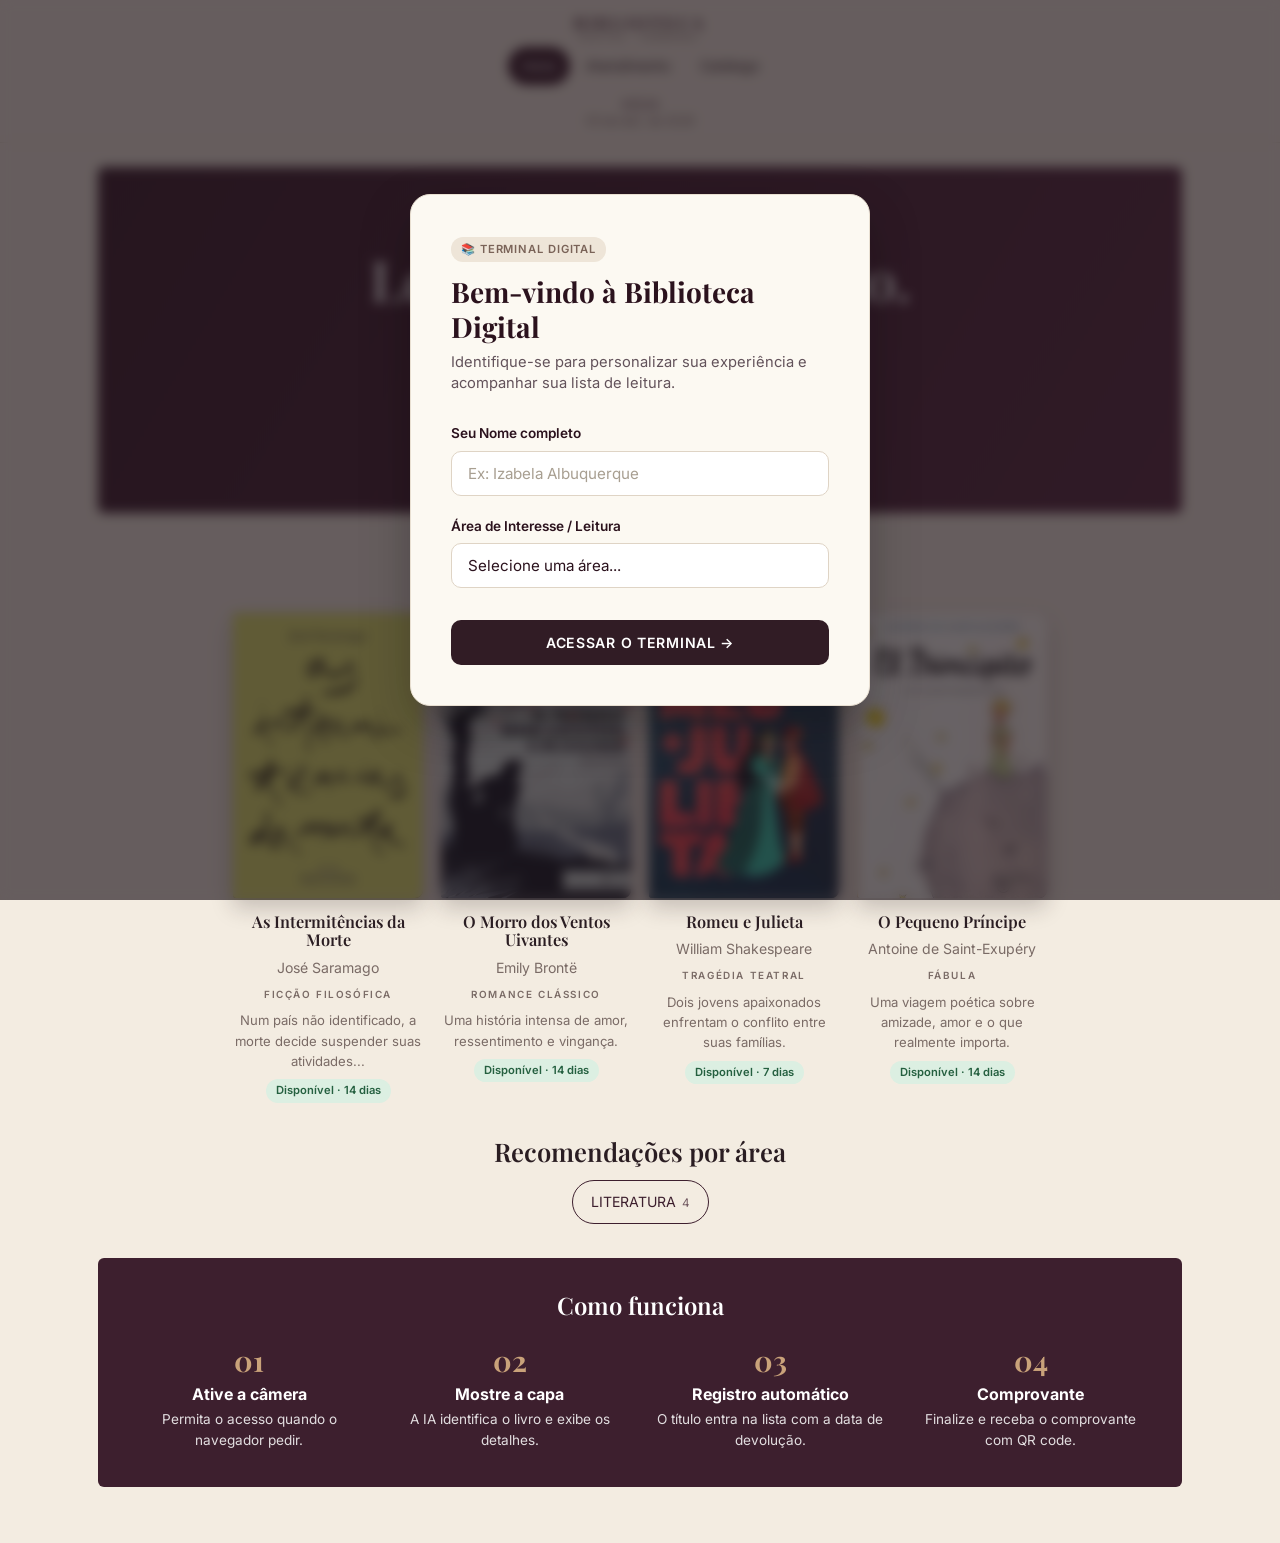
<file: index.html>
<!DOCTYPE html>
<html lang="pt-BR">
<head>
<meta charset="UTF-8">
<meta name="viewport" content="width=device-width, initial-scale=1">
<title>Início — Biblioteca Digital</title>
<link rel="preconnect" href="https://fonts.googleapis.com">
<link href="https://fonts.googleapis.com/css2?family=Inter:wght@400;500;600&family=Playfair+Display:wght@500;600;700&display=swap" rel="stylesheet">
<link rel="stylesheet" href="css/style.css">
</head>
<body>
<header class="topbar">
  <a class="brand" href="index.html">BIBLIOTECA<small>DIGITAL · TERMINAL</small></a>
  <nav class="nav">
    <a href="index.html" class="ativo">Início</a>
    <a href="atendimento.html">Atendimento</a>
    <a href="catalogo.html">Catálogo</a>
  </nav>
  <!-- Relógio no canto superior -->
  <div class="clock">
    <div id="relogio">--:--</div>
    <div id="data-atual">--</div>
  </div>
</header>

<!-- MODAL DE INICIALIZAÇÃO / BOAS-VINDAS -->
<div id="modal-boas-vindas" class="modal-overlay">
  <div class="welcome-card">
    <div class="welcome-header">
      <div class="welcome-badge">📚 TERMINAL DIGITAL</div>
      <h2>Bem-vindo à Biblioteca Digital</h2>
      <p>Identifique-se para personalizar sua experiência e acompanhar sua lista de leitura.</p>
    </div>

    <form id="form-inicializacao" onsubmit="salvarUsuarioIndex(event)">
      <div class="form-group">
        <label for="nome-usuario">Seu Nome completo</label>
        <input type="text" id="nome-usuario" placeholder="Ex: Izabela Albuquerque" required class="custom-input">
      </div>

      <div class="form-group">
        <label for="meta-leitura">Área de Interesse / Leitura</label>
        <div class="select-wrapper">
          <select id="meta-leitura" class="custom-input custom-select" required>
            <option value="" disabled selected>Selecione uma área...</option>
            <option value="LITERATURA">Literatura / Romances</option>
            <option value="TECNOLOGIA">Análise e Dev. de Sistemas</option>
            <option value="CIENCIAS">Ciências & Pesquisa</option>
            <option value="GERAL">Geral / Leitura Livre</option>
          </select>
        </div>
      </div>

      <button type="submit" class="btn-primary-modal">ACESSAR O TERMINAL →</button>
    </form>
  </div>
</div>

<main>
  <section class="hero">
    <div>
      <p class="kicker" id="saudacao">Bem-vindo</p>
      <h1 id="titulo-hero">Leia algo inesperado.</h1>
      <p id="descricao-hero">Aproxime a capa de um livro da câmera: o terminal reconhece o título, mostra a sinopse, valida o prazo e registra o seu empréstimo.</p>
      <div class="btns">
        <a class="btn claro" href="atendimento.html">Iniciar atendimento</a>
        <a class="btn sec" style="color:#fff;border-color:#fff" href="catalogo.html">Ver catálogo</a>
        <button id="btn-trocar-usuario" onclick="trocarUsuarioIndex()" class="btn sec hidden" style="color:#fff;border-color:rgba(255,255,255,0.4)">Trocar leitor</button>
      </div>
    </div>
  </section>

  <section class="bloco">
    <div class="titulo-sec"><h2>Em destaque</h2><a href="catalogo.html">Ver tudo →</a></div>
    <div id="destaques" class="grid-livros"></div>
  </section>

  <section class="bloco">
    <div class="titulo-sec"><h2>Recomendações por área</h2></div>
    <div id="areas-grid" class="areas"></div>
  </section>

  <section class="faixa">
    <h2>Como funciona</h2>
    <div class="passos">
      <div class="passo"><b>01</b><strong>Ative a câmera</strong><p>Permita o acesso quando o navegador pedir.</p></div>
      <div class="passo"><b>02</b><strong>Mostre a capa</strong><p>A IA identifica o livro e exibe os detalhes.</p></div>
      <div class="passo"><b>03</b><strong>Registro automático</strong><p>O título entra na lista com a data de devolução.</p></div>
      <div class="passo"><b>04</b><strong>Comprovante</strong><p>Finalize e receba o comprovante com QR code.</p></div>
    </div>
  </section>
</main>

<script src="js/catalog.js"></script>
<script src="js/catalogo-pag.js"></script>
<script>
  // Script de atualização do relógio
  function atualizarRelogio() {
    const agora = new Date();
    const hora = agora.toLocaleTimeString('pt-BR', { hour: '2-digit', minute: '2-digit' });
    const data = agora.toLocaleDateString('pt-BR', { day: '2-digit', month: 'short', year: 'numeric' });
    if (document.getElementById("relogio")) document.getElementById("relogio").textContent = hora;
    if (document.getElementById("data-atual")) document.getElementById("data-atual").textContent = data;
  }
  setInterval(atualizarRelogio, 1000);
  atualizarRelogio();

  // Script do Modal de Inicialização / Cadastro
  function verificarUsuarioIndex() {
    const nome = localStorage.getItem('usuario_nome');
    const area = localStorage.getItem('usuario_area');
    const modal = document.getElementById('modal-boas-vindas');
    const saudacaoEl = document.getElementById('saudacao');
    const btnTrocar = document.getElementById('btn-trocar-usuario');

    if (nome) {
      modal.classList.add('hidden');
      if (saudacaoEl) {
        const horaAtual = new Date().getHours();
        const comprimento = horaAtual < 12 ? 'Bom dia' : horaAtual < 18 ? 'Boa tarde' : 'Boa noite';
        saudacaoEl.textContent = `${comprimento}, ${nome}!`;
      }
      if (btnTrocar) btnTrocar.classList.remove('hidden');
    } else {
      modal.classList.remove('hidden');
      if (btnTrocar) btnTrocar.classList.add('hidden');
    }
  }

  function salvarUsuarioIndex(e) {
    e.preventDefault();
    const nome = document.getElementById('nome-usuario').value;
    const area = document.getElementById('meta-leitura').value;

    localStorage.setItem('usuario_nome', nome);
    localStorage.setItem('usuario_area', area);
    verificarUsuarioIndex();
  }

  function trocarUsuarioIndex() {
    localStorage.removeItem('usuario_nome');
    localStorage.removeItem('usuario_area');
    verificarUsuarioIndex();
  }

  document.addEventListener('DOMContentLoaded', verificarUsuarioIndex);

function verificarUsuarioIndex() {
  const nome = localStorage.getItem('usuario_nome');
  const modal = document.getElementById('modal-boas-vindas');
  const saudacaoEl = document.getElementById('saudacao');
  const btnTrocar = document.getElementById('btn-trocar-usuario');

  // Calcula a hora atual para definir a saudação
  const horaAtual = new Date().getHours();
  const cumprimento = horaAtual < 12 ? 'Bom dia' : horaAtual < 18 ? 'Boa tarde' : 'Boa noite';

  if (nome) {
    if (modal) modal.classList.add('hidden');
    if (saudacaoEl) {
      saudacaoEl.textContent = `${cumprimento}, ${nome}! 👋`;
    }
    if (btnTrocar) btnTrocar.classList.remove('hidden');
  } else {
    if (modal) modal.classList.remove('hidden');
    if (saudacaoEl) {
      saudacaoEl.textContent = `${cumprimento}! Bem-vindo à Biblioteca Digital`;
    }
    if (btnTrocar) btnTrocar.classList.add('hidden');
  }
}

// Executa assim que a página carrega
document.addEventListener('DOMContentLoaded', verificarUsuarioIndex);

</script>
</body>
</html>
</file>
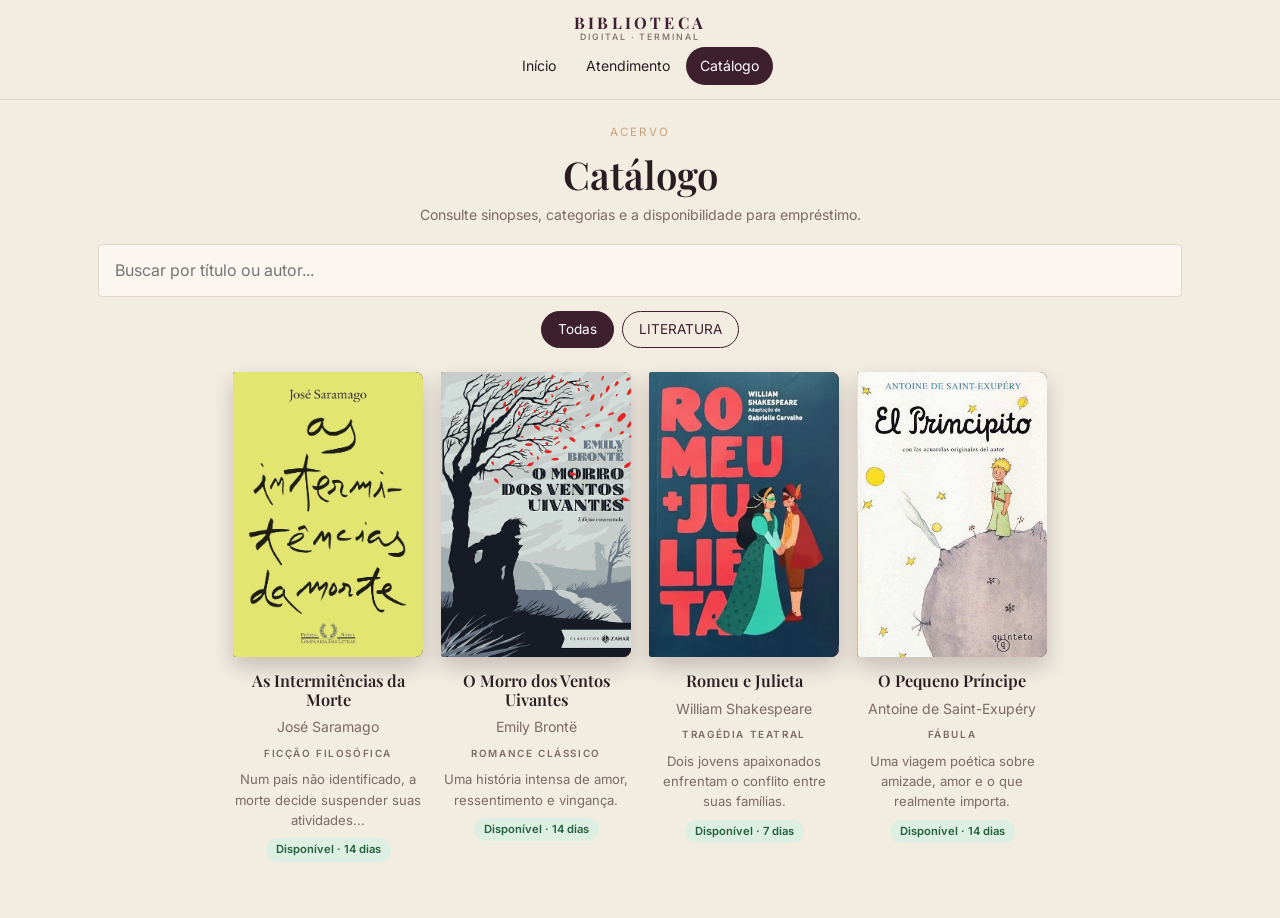
<file: catalogo.html>
<!DOCTYPE html>
<html lang="pt-BR">
<head>
<meta charset="UTF-8">
<meta name="viewport" content="width=device-width, initial-scale=1">
<title>Catálogo — Biblioteca Digital</title>
<link rel="preconnect" href="https://fonts.googleapis.com">
<link href="https://fonts.googleapis.com/css2?family=Inter:wght@400;500;600&family=Playfair+Display:wght@500;600;700&display=swap" rel="stylesheet">
<link rel="stylesheet" href="css/style.css">
</head>
<body>
<header class="topbar">
  <a class="brand" href="index.html">BIBLIOTECA<small>DIGITAL · TERMINAL</small></a>
  <nav class="nav">
    <a href="index.html">Início</a>
    <a href="atendimento.html">Atendimento</a>
    <a href="catalogo.html" class="ativo">Catálogo</a>
  </nav>
</header>
<main>
  <p class="kicker">Acervo</p>
  <h1 style="font-size:2.4rem">Catálogo</h1>
  <p class="mut">Consulte sinopses, categorias e a disponibilidade para empréstimo.</p>
  <input id="busca" class="busca" type="search" placeholder="Buscar por título ou autor...">
  <div id="filtros" class="chips"></div>
  <div id="grade-catalogo" class="grid-livros"></div>
  <p id="vazio" class="mut hidden">Nenhum livro encontrado.</p>
</main>
<script src="js/catalog.js"></script>
<script src="js/catalogo-pag.js"></script>
</body>
</html>
</file>
<file: css/style.css>
:root{--bg:#f3ece1;--paper:#fbf7f0;--ink:#2a1d22;--mut:#7a6b66;--plum:#3d1f2e;--plum2:#5a2d44;--gold:#c9a27a;--line:#e3d8c8;--ok:#2f7d4f;--err:#a63a3a;--serif:"Playfair Display",Georgia,serif;--sans:Inter,system-ui,-apple-system,"Segoe UI",Roboto,sans-serif}
*{box-sizing:border-box}
body{margin:0;font-family:var(--sans);background:var(--bg);color:var(--ink);line-height:1.55}
.hidden{display:none!important}
h1,h2,h3{font-family:var(--serif);font-weight:600;margin:0 0 8px;line-height:1.15}
h3{font-size:1.02rem}
.mut{color:var(--mut);font-size:.88rem;margin:4px 0}
.kicker{font-size:.72rem;letter-spacing:.18em;text-transform:uppercase;color:var(--gold);margin:0 0 10px}
main{max-width:1120px;margin:0 auto;padding:24px 18px 56px}
section.bloco{margin:34px 0}
.titulo-sec{display:flex;justify-content:space-between;align-items:baseline;margin-bottom:14px}
.titulo-sec h2{font-size:1.6rem;margin:0}
.titulo-sec a{font-size:.75rem;letter-spacing:.12em;text-transform:uppercase;color:var(--plum);text-decoration:none}

/* cabeçalho */
.topbar{position:sticky;top:0;z-index:50;display:flex;align-items:center;gap:10px 24px;flex-wrap:wrap;padding:12px 20px;background:rgba(243,236,225,.94);backdrop-filter:blur(8px);border-bottom:1px solid var(--line)}
.brand{font-family:var(--serif);font-weight:700;letter-spacing:.2em;color:var(--plum);text-decoration:none;display:grid;line-height:1.1;margin-right:auto}
.brand small{font-family:var(--sans);font-weight:500;font-size:.55rem;letter-spacing:.22em;color:var(--mut)}
.nav{display:flex;gap:2px}
.nav a{color:var(--ink);text-decoration:none;padding:8px 14px;font-size:.88rem;border-radius:999px}
.nav a:hover{background:rgba(61,31,46,.08)}
.nav a.ativo{background:var(--plum);color:#fff}
.clock{font-size:.75rem;text-align:right;line-height:1.25;color:var(--mut)}
.clock #relogio{font-family:var(--serif);font-size:1.1rem;color:var(--plum)}

/* botões e etiquetas */
.btn{display:inline-block;border:0;border-radius:4px;padding:13px 22px;font:600 .78rem var(--sans);letter-spacing:.12em;text-transform:uppercase;background:var(--plum);color:#fff;cursor:pointer;text-decoration:none;text-align:center;transition:.2s}
.btn:hover{background:var(--plum2)}
.btn:disabled{opacity:.4;cursor:not-allowed}
.btn.sec{background:transparent;color:var(--plum);border:1px solid var(--plum)}
.btn.claro{background:var(--paper);color:var(--plum)}
.btn.block{width:100%}
.btns{display:flex;gap:8px;flex-wrap:wrap;margin-top:16px}
.badge{display:inline-block;padding:3px 10px;border-radius:999px;font-size:.7rem;font-weight:600;background:#e9e1d3;color:var(--mut)}
.status-ready,.ok{background:#dcefe2;color:#256040}
.status-error,.nok{background:#f4dcdc;color:#8a2e2e}
.status-waiting{background:#f5e8cf;color:#8a5a16}

/* capas desenhadas em CSS */
.capa-livro{aspect-ratio:2/3;border-radius:3px 8px 8px 3px;background:linear-gradient(135deg,var(--c1),var(--c2));color:#fff;padding:16px 14px;display:flex;flex-direction:column;justify-content:space-between;box-shadow:0 10px 22px rgba(42,29,34,.22),inset 5px 0 0 rgba(255,255,255,.12);overflow:hidden}
.capa-area{font-size:.58rem;letter-spacing:.2em;text-transform:uppercase;opacity:.75}
.capa-titulo{font-family:var(--serif);font-size:1.12rem;line-height:1.15}
.capa-autor{font-size:.68rem;opacity:.85}
.livro-card{display:grid;gap:4px;align-content:start}
.livro-card h3{margin:10px 0 0}
.livro-card .tag{font-size:.62rem;letter-spacing:.16em;text-transform:uppercase;color:var(--mut)}
.livro-card .sin{font-size:.82rem;color:var(--mut);margin:4px 0}
.grid-livros{display:grid;gap:22px 18px;grid-template-columns:repeat(auto-fill,minmax(150px,1fr))}

/* início */
.hero{display:grid;grid-template-columns:1.1fr 1fr;gap:28px;align-items:center;background:linear-gradient(120deg,var(--plum),var(--plum2));color:#fff;border-radius:6px;padding:48px 40px;overflow:hidden}
@media(max-width:820px){.hero{grid-template-columns:1fr;padding:32px 22px}}
.hero h1{font-size:clamp(2.1rem,6vw,3.5rem);margin-bottom:14px}
.hero p{opacity:.88;max-width:420px}
.pilha{display:grid;gap:6px}
.lombada{display:flex;justify-content:space-between;align-items:center;gap:12px;padding:13px 18px;border-radius:3px;background:linear-gradient(90deg,var(--c1),var(--c2));font-family:var(--serif);font-size:.95rem;box-shadow:0 5px 10px rgba(0,0,0,.25)}
.lombada small{font-family:var(--sans);font-size:.66rem;opacity:.8;white-space:nowrap}
.lombada:nth-child(even){margin-left:26px}.lombada:nth-child(3n){margin-left:12px}
.areas{display:flex;flex-wrap:wrap;gap:10px}
.area-pill{text-decoration:none;color:var(--plum);border:1px solid var(--plum);padding:10px 18px;border-radius:999px;font-size:.88rem;transition:.2s}
.area-pill:hover{background:var(--plum);color:#fff}
.area-pill small{opacity:.7;margin-left:6px}
.faixa{background:var(--plum);color:#fff;border-radius:6px;padding:34px 30px}
.faixa h2{margin-bottom:18px}
.passos{display:grid;gap:18px;grid-template-columns:repeat(auto-fit,minmax(190px,1fr))}
.passo b{font-family:var(--serif);font-size:1.8rem;color:var(--gold);display:block}
.passo p{margin:2px 0;font-size:.85rem;opacity:.85}

/* atendimento */
.welcome{font-family:var(--serif);font-size:clamp(1.25rem,3.4vw,1.8rem);color:var(--plum);margin:4px 0 20px;line-height:1.25}
.layout{display:grid;gap:20px;grid-template-columns:1.35fr 1fr}
@media(max-width:860px){.layout{grid-template-columns:1fr}}
.stack{display:grid;gap:20px;align-content:start}
.card{background:var(--paper);border:1px solid var(--line);border-radius:6px;padding:20px;box-shadow:0 6px 18px rgba(42,29,34,.06)}
.status-row{display:flex;gap:8px;align-items:center;flex-wrap:wrap;margin-bottom:14px;font-size:.85rem}
.status-dot{width:9px;height:9px;border-radius:50%;background:#b5a99f}
.status-dot.active{background:var(--ok)}.status-dot.error{background:var(--err)}
.camera{position:relative;aspect-ratio:4/3;background:#1c1217;border-radius:6px;overflow:hidden}
#webcam-container{width:100%;height:100%;display:grid;place-items:center;color:#cbbfb6;text-align:center;font-size:.9rem}
#webcam-container video{width:100%;height:100%;object-fit:cover}
.scan-indicator{position:absolute;inset:13%;border:2px solid rgba(255,255,255,.5);border-radius:10px;pointer-events:none}
.scan-indicator.is-active{border-color:var(--gold);animation:pulso 1.6s infinite}
@keyframes pulso{50%{opacity:.35}}
.scan-text{font-family:var(--serif);font-size:1.1rem;margin:14px 0 0}
.livro{display:flex;gap:18px;align-items:flex-start}
#livro-capa{flex:none;width:88px;height:128px;display:grid;place-items:center;font-size:2.6rem;border-radius:3px 8px 8px 3px;background:linear-gradient(135deg,var(--plum),var(--plum2));box-shadow:0 8px 16px rgba(42,29,34,.25),inset 5px 0 0 rgba(255,255,255,.12)}
.tag{font-size:.65rem;letter-spacing:.16em;text-transform:uppercase;color:var(--gold);font-weight:600}
#livro-titulo{font-size:1.45rem;margin:4px 0 2px}
#livro-sinopse{font-size:.92rem;color:#4a3b40}
.loan-status{margin-top:12px;padding:11px 14px;border-radius:4px;font-weight:600;font-size:.9rem}
.loan-status.success{background:#dcefe2;color:#256040}
.loan-status.error{background:#f4dcdc;color:#8a2e2e}
.livro-recomendacoes{color:var(--plum)}
.contador{font-family:var(--serif);font-size:3rem;color:var(--plum);line-height:1}
.bar{height:5px;background:var(--line);border-radius:99px;overflow:hidden;margin:10px 0 6px}
#progresso-sessao{height:100%;width:0;background:var(--gold);transition:width .4s}
.history{list-style:none;margin:12px 0 16px;padding:0;display:grid;gap:8px;max-height:340px;overflow-y:auto}

/* Ajuste do item do histórico e botão de exclusão */
.history-item{display:flex;gap:12px;align-items:center;padding:10px;background:#fff;border:1px solid var(--line);border-radius:4px}
.history-item button,
.history-item .btn-remove {
  margin-left: auto; /* Empurra o botão X para a extremidade direita */
  flex-shrink: 0;
}

.history-book-icon{flex:none;width:36px;height:50px;display:grid;place-items:center;font-size:1.2rem;background:linear-gradient(135deg,var(--plum),var(--plum2));border-radius:2px 5px 5px 2px}
.history-book-copy{display:grid;font-size:.88rem}
.history-book-copy small{color:var(--mut)}
.history-due{color:var(--plum)!important;font-weight:600}
.history-empty{text-align:center;color:var(--mut);padding:18px;font-size:.88rem}
.empty-book{font-size:2rem;display:block}

/* catálogo */
.busca{width:100%;padding:13px 16px;border:1px solid var(--line);border-radius:4px;font:inherit;background:var(--paper);margin:14px 0}
.chips{display:flex;gap:8px;flex-wrap:wrap;margin-bottom:24px}
.chip{border:1px solid var(--plum);background:transparent;color:var(--plum);border-radius:999px;padding:7px 16px;font:inherit;font-size:.85rem;cursor:pointer}
.chip.ativo{background:var(--plum);color:#fff}

/* comprovante */
.modal{position:fixed;inset:0;background:rgba(42,29,34,.65);display:flex;align-items:center;justify-content:center;z-index:100;padding:16px}
.modal-conteudo{position:relative;background:var(--paper);border-radius:6px;padding:28px;width:min(100%,440px);max-height:92vh;overflow-y:auto;border-top:6px solid var(--gold)}
#recibo-livros{padding-left:18px;font-size:.9rem}
#qrcode-container{display:flex;justify-content:center;margin:16px 0}
@media print{body *{visibility:hidden}.modal-conteudo,.modal-conteudo *{visibility:visible}.modal-conteudo{position:absolute;inset:0;width:100%}.btns{display:none!important}}

/* ===== centralização ===== */
.topbar{flex-direction:column;justify-content:center;gap:6px;padding:14px 20px}
.brand{margin:0;text-align:center}
.nav{justify-content:center;flex-wrap:wrap}
.clock{text-align:center}
.hero{grid-template-columns:1fr;text-align:center;justify-items:center;padding:52px 28px}
.hero p{margin-left:auto;margin-right:auto}
.hero .btns{justify-content:center}
.pilha{width:min(100%,460px);margin-top:10px}
.lombada:nth-child(n){margin-left:0}
.lombada:nth-child(even){width:94%;margin-inline:auto}
.titulo-sec{flex-direction:column;align-items:center;text-align:center;gap:4px}
.grid-livros{grid-template-columns:repeat(auto-fit,minmax(150px,190px));justify-content:center}
.livro-card{text-align:center;justify-items:center}
.livro-card .capa-livro{width:100%;text-align:left}
.livro-card .badge{justify-self:center!important}
.areas,.chips{justify-content:center}
.faixa{text-align:center}
main>.kicker,main>h1,main>.mut,.welcome{text-align:center}
.layout{max-width:980px;margin:0 auto}

/* ===== fotos de capa ===== */
.capa-livro.foto{padding:0;background:#241a1f}
.capa-livro.foto img{width:100%;height:100%;object-fit:cover;display:block}
#livro-capa,.history-book-icon{overflow:hidden}
#livro-capa img,.history-book-icon img{width:100%;height:100%;object-fit:cover;display:block}

/* Overlay escurecido no fundo com desfoque suave */
.modal-overlay {
  position: fixed;
  top: 0;
  left: 0;
  width: 100vw;
  height: 100vh;
  background: rgba(27, 18, 23, 0.65);
  backdrop-filter: blur(6px);
  display: flex;
  align-items: center;
  justify-content: center;
  z-index: 1000;
}

/* Card central com o tom creme do tema */
.welcome-card {
  position: relative;
  background-color: #fcf9f2;
  border: 1px solid #e8dfd1;
  border-radius: 20px;
  padding: 2.5rem;
  max-width: 460px;
  width: 90%;
  box-shadow: 0 20px 50px rgba(0, 0, 0, 0.25);
  animation: modalFadeIn 0.3s ease-out;
}

/* Botão de Fechar Modal */
.close-btn {
  position: absolute;
  top: 20px;
  right: 32px;
  background: transparent;
  border: none;
  font-size: 1.25rem;
  line-height: 1;
  color: #7a6358;
  cursor: pointer;
  padding: 4px;
  transition: color 0.2s ease, transform 0.2s ease;
}

.close-btn:hover {
  color: #2b121d;
  transform: scale(1.1);
}

@keyframes modalFadeIn {
  from { opacity: 0; transform: translateY(-12px) scale(0.98); }
  to { opacity: 1; transform: translateY(0) scale(1); }
}

/* Cabeçalho do Card */
.welcome-header {
  text-align: left;
  margin-bottom: 1.8rem;
}

.welcome-badge {
  display: inline-block;
  font-size: 0.7rem;
  font-weight: 600;
  letter-spacing: 0.08em;
  color: #7a6358;
  background-color: #eee5d8;
  padding: 4px 10px;
  border-radius: 12px;
  margin-bottom: 12px;
}

.welcome-header h2 {
  font-family: 'Playfair Display', serif;
  font-size: 1.75rem;
  font-weight: 700;
  color: #2b121d;
  margin: 0 0 8px 0;
  line-height: 1.25;
}

.welcome-header p {
  font-size: 0.92rem;
  color: #63535b;
  line-height: 1.45;
  margin: 0;
}

/* Campos do Formulário */
.form-group {
  margin-bottom: 1.25rem;
  display: flex;
  flex-direction: column;
}

.form-group label {
  font-size: 0.85rem;
  font-weight: 600;
  color: #2b121d;
  margin-bottom: 6px;
}

.custom-input {
  width: 100%;
  padding: 12px 16px;
  border: 1.5px solid #dfd4c5;
  border-radius: 10px;
  font-family: 'Inter', sans-serif;
  font-size: 0.95rem;
  color: #2b121d;
  background-color: #ffffff;
  box-sizing: border-box;
  transition: all 0.2s ease;
}

.custom-input::placeholder {
  color: #a89f91;
}

.custom-input:focus {
  outline: none;
  border-color: #3b232e;
  box-shadow: 0 0 0 3px rgba(59, 35, 46, 0.1);
}

/* Ajuste do Select */
.select-wrapper {
  position: relative;
}

.custom-select {
  appearance: none;
  -webkit-appearance: none;
  cursor: pointer;
  background-image: url("data:image/svg+xml,%3Csvg xmlns='http://www.w3.org/2000/svg' width='16' height='16' viewBox='0 0 24 24' fill='none' stroke='%3C2b121d' stroke-width='2' stroke-linecap='round' stroke-linejoin='round'%3E%3Cpolyline points='6 9 12 15 18 9'%3E%3C/polyline%3E%3C/svg%3E");
  background-repeat: no-repeat;
  background-position: right 14px center;
  padding-right: 40px;
}

/* Botão principal */
.btn-primary-modal {
  width: 100%;
  padding: 14px 20px;
  background-color: #311c25;
  color: #ffffff;
  border: none;
  border-radius: 10px;
  font-family: 'Inter', sans-serif;
  font-size: 0.88rem;
  font-weight: 600;
  letter-spacing: 0.05em;
  cursor: pointer;
  margin-top: 0.8rem;
  transition: background-color 0.2s ease, transform 0.1s ease;
}

.btn-primary-modal:hover {
  background-color: #4a2c3a;
}

.btn-primary-modal:active {
  transform: scale(0.99);
}
</file>
